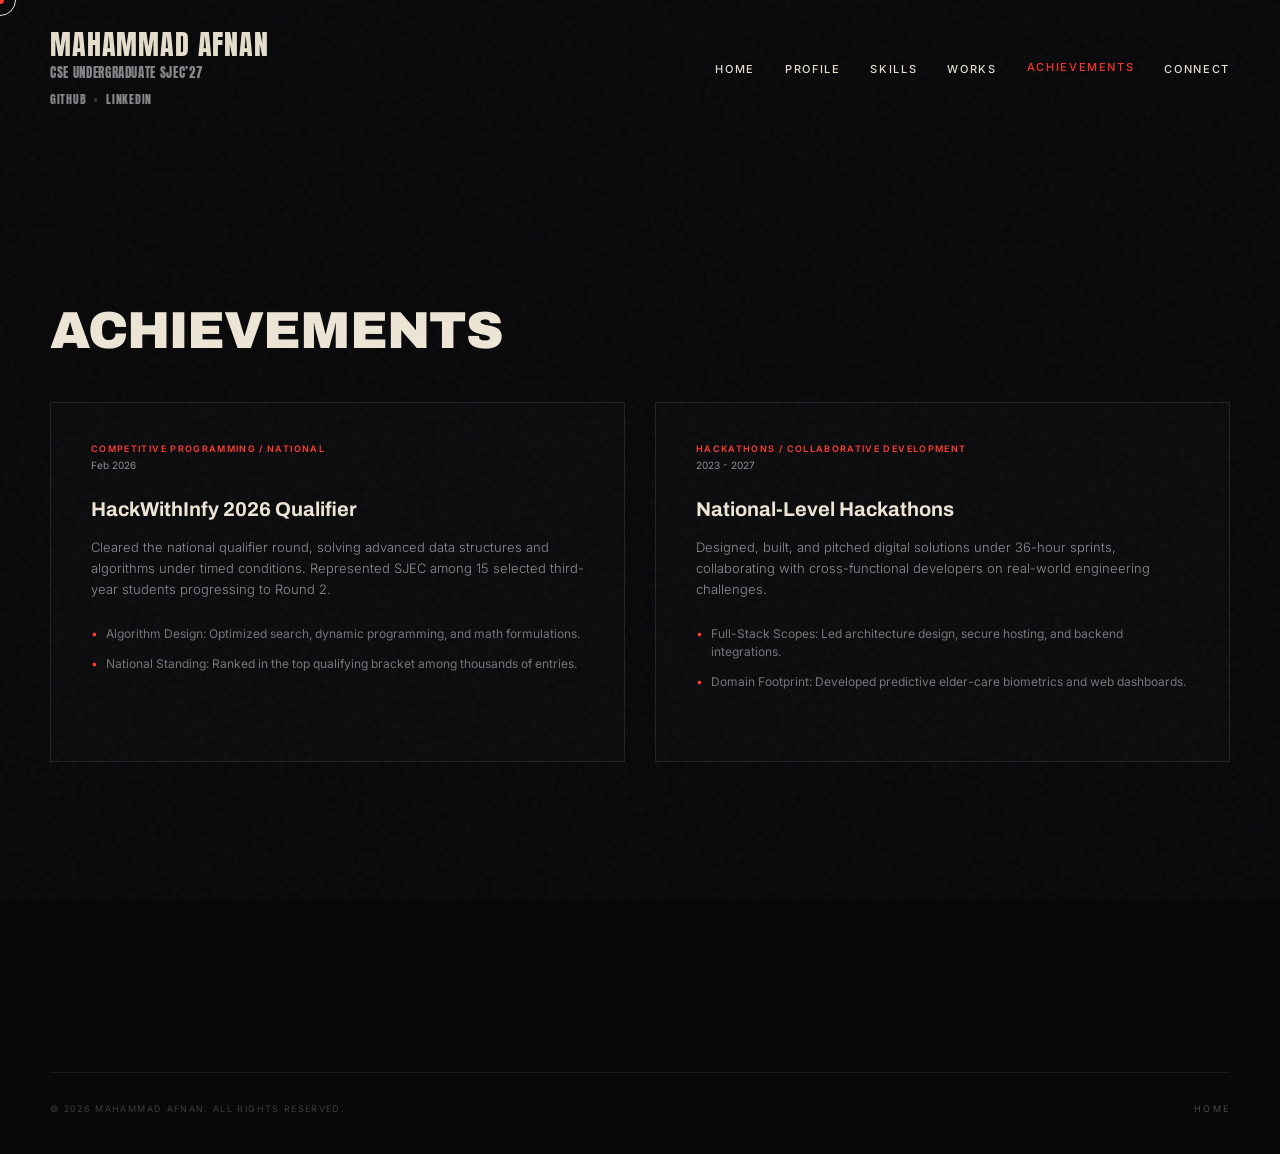
<file: achievements.html>
<!DOCTYPE html>
<html lang="en">
<head>
    <meta charset="UTF-8">
    <meta name="viewport" content="width=device-width, initial-scale=1.0">
    <title>Achievements — Mahammad Afnan</title>
    <meta name="description" content="Academic achievements, hackathon placements, and honors for Mahammad Afnan.">
    <link rel="stylesheet" href="style.css">
    <link rel="preconnect" href="https://fonts.googleapis.com">
    <link rel="preconnect" href="https://fonts.gstatic.com" crossorigin>
    <link href="https://fonts.googleapis.com/css2?family=Anton&family=Archivo:wght@700;800;900&family=Outfit:wght@300;400;500;700;900&family=Inter:wght@300;400;500;600;700;800&display=swap" rel="stylesheet">
    <script src="app.js" defer></script>
</head>
<body>
    <!-- Custom Cursor elements -->
    <div class="custom-cursor" id="custom-cursor" aria-hidden="true"></div>
    <div class="custom-cursor-ring" id="custom-cursor-ring" aria-hidden="true"></div>

    <!-- Noise Overlay -->
    <div class="noise-overlay" aria-hidden="true"></div>

    <!-- Header -->
    <header class="header">
        <div class="header-logo">
            <a href="index.html" class="logo-link" style="text-decoration: none;">
                <span class="logo-name">MAHAMMAD AFNAN</span>
            </a>
            <span class="logo-sub">CSE Undergraduate SJEC’27</span>
            <div class="logo-socials">
                <a href="https://github.com/mahammadafnan" target="_blank" rel="noopener noreferrer" class="logo-social-link">github</a>
                <span class="social-dot">•</span>
                <a href="https://www.linkedin.com/in/mahammad-afnan/" target="_blank" rel="noopener noreferrer" class="logo-social-link">linkedin</a>
            </div>
        </div>
        <nav class="nav">
            <a href="index.html" class="nav-link">Home</a>
            <a href="index.html#about" class="nav-link">Profile</a>
            <a href="skills.html" class="nav-link">Skills</a>
            <a href="projects.html" class="nav-link">Works</a>
            <a href="achievements.html" class="nav-link active-nav">Achievements</a>
            <a href="index.html#contact" class="nav-link">Connect</a>
        </nav>
    </header>

    <main style="padding-top: 150px; min-height: calc(100vh - 120px);">
        <!-- Achievements Section -->
        <section class="projects-section" style="border-top: none; background-color: var(--bg-color);">
            <div class="section-container">
                <div class="section-header animate-reveal active">
                    <h1 class="section-title" style="font-size: 52px;">Achievements</h1>
                </div>

                <!-- Achievements Grid (matching Projects style) -->
                <div class="projects-grid animate-reveal active" style="margin-top: 40px; grid-template-columns: repeat(auto-fit, minmax(350px, 1fr));">
                    <!-- Achievement 1 -->
                    <div class="project-card">
                        <div class="project-card-header">
                            <div class="project-meta">
                                <span class="project-type">Competitive Programming / National</span>
                                <span class="project-date">Feb 2026</span>
                            </div>
                        </div>
                        <h3 class="project-title">HackWithInfy 2026 Qualifier</h3>
                        <p class="project-description">
                            Cleared the national qualifier round, solving advanced data structures and algorithms under timed conditions. Represented SJEC among 15 selected third-year students progressing to Round 2.
                        </p>
                        <div class="project-highlights">
                            <div class="highlight-item">Algorithm Design: Optimized search, dynamic programming, and math formulations.</div>
                            <div class="highlight-item">National Standing: Ranked in the top qualifying bracket among thousands of entries.</div>
                        </div>
                    </div>

                    <!-- Achievement 2 -->
                    <div class="project-card">
                        <div class="project-card-header">
                            <div class="project-meta">
                                <span class="project-type">Hackathons / Collaborative Development</span>
                                <span class="project-date">2023 - 2027</span>
                            </div>
                        </div>
                        <h3 class="project-title">National-Level Hackathons</h3>
                        <p class="project-description">
                            Designed, built, and pitched digital solutions under 36-hour sprints, collaborating with cross-functional developers on real-world engineering challenges.
                        </p>
                        <div class="project-highlights">
                            <div class="highlight-item">Full-Stack Scopes: Led architecture design, secure hosting, and backend integrations.</div>
                            <div class="highlight-item">Domain Footprint: Developed predictive elder-care biometrics and web dashboards.</div>
                        </div>
                    </div>
                </div>
            </div>
        </section>
    </main>

    <!-- Footer -->
    <footer class="footer" style="padding: 40px 50px; background-color: var(--bg-color);">
        <div class="footer-divider" style="margin-bottom: 30px;"></div>
        <div class="footer-row">
            <span class="footer-copy">&copy; 2026 Mahammad Afnan. All Rights Reserved.</span>
            <a href="index.html" class="back-to-top-btn">Home</a>
        </div>
    </footer>
</body>
</html>
</file>
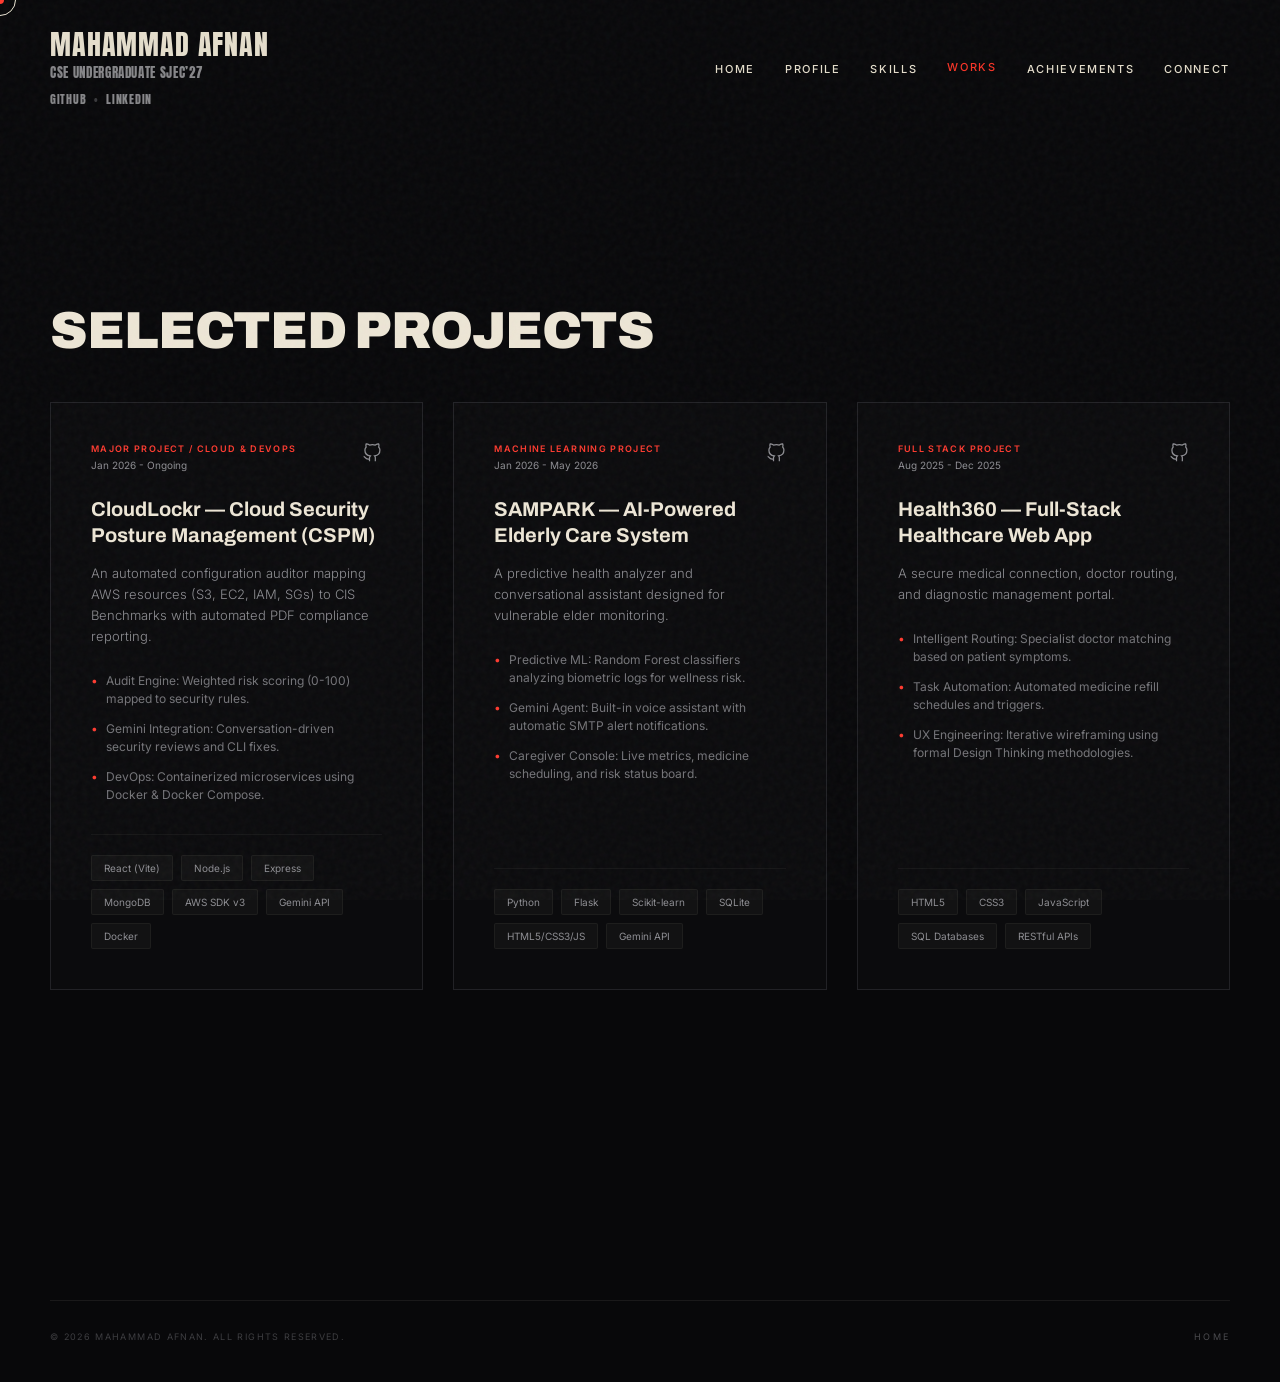
<file: projects.html>
<!DOCTYPE html>
<html lang="en">
<head>
    <meta charset="UTF-8">
    <meta name="viewport" content="width=device-width, initial-scale=1.0">
    <title>Works — Mahammad Afnan</title>
    <meta name="description" content="Selected software engineering projects, Cloud Security Posture Management, and ML systems developed by Mahammad Afnan.">
    <link rel="stylesheet" href="style.css">
    <link rel="preconnect" href="https://fonts.googleapis.com">
    <link rel="preconnect" href="https://fonts.gstatic.com" crossorigin>
    <link href="https://fonts.googleapis.com/css2?family=Anton&family=Archivo:wght@700;800;900&family=Outfit:wght@300;400;500;700;900&family=Inter:wght@300;400;500;600;700;800&display=swap" rel="stylesheet">
    <script src="app.js" defer></script>
</head>
<body>
    <!-- Custom Cursor elements -->
    <div class="custom-cursor" id="custom-cursor" aria-hidden="true"></div>
    <div class="custom-cursor-ring" id="custom-cursor-ring" aria-hidden="true"></div>

    <!-- Noise Overlay -->
    <div class="noise-overlay" aria-hidden="true"></div>

    <!-- Header -->
    <header class="header">
        <div class="header-logo">
            <a href="index.html" class="logo-link" style="text-decoration: none;">
                <span class="logo-name">MAHAMMAD AFNAN</span>
            </a>
            <span class="logo-sub">CSE Undergraduate SJEC’27</span>
            <div class="logo-socials">
                <a href="https://github.com/mahammadafnan" target="_blank" rel="noopener noreferrer" class="logo-social-link">github</a>
                <span class="social-dot">•</span>
                <a href="https://www.linkedin.com/in/mahammad-afnan/" target="_blank" rel="noopener noreferrer" class="logo-social-link">linkedin</a>
            </div>
        </div>
        <nav class="nav">
            <a href="index.html" class="nav-link">Home</a>
            <a href="index.html#about" class="nav-link">Profile</a>
            <a href="skills.html" class="nav-link">Skills</a>
            <a href="projects.html" class="nav-link active-nav">Works</a>
            <a href="achievements.html" class="nav-link">Achievements</a>
            <a href="index.html#contact" class="nav-link">Connect</a>
        </nav>
    </header>

    <main style="padding-top: 150px; min-height: calc(100vh - 120px);">
        <!-- Projects Section -->
        <section class="projects-section" style="border-top: none; background-color: var(--bg-color);">
            <div class="section-container">
                <div class="section-header animate-reveal active">

                    <h1 class="section-title" style="font-size: 52px;">Selected Projects</h1>
                </div>

                <!-- Works Grid -->
                <div class="projects-grid animate-reveal active" style="margin-top: 40px;">
                    <!-- Project 1 -->
                    <div class="project-card">
                        <div class="project-card-header">
                            <div class="project-meta">
                                <span class="project-type">Major Project / Cloud & Devops</span>
                                <span class="project-date">Jan 2026 - Ongoing</span>
                            </div>
                            <a href="https://github.com/mahammadafnan" target="_blank" rel="noopener noreferrer" class="project-github-link" aria-label="GitHub Repository">
                                <svg class="github-icon" viewBox="0 0 24 24" fill="none" stroke="currentColor" stroke-width="1.5">
                                    <path d="M9 19c-5 1.5-5-2.5-7-3m14 6v-3.87a3.37 3.37 0 0 0-.94-2.61c3.14-.35 6.44-1.54 6.44-7A5.44 5.44 0 0 0 20 4.77 5.07 5.07 0 0 0 19.91 1S18.73.65 16 2.48a13.38 13.38 0 0 0-7 0C6.27.65 5.09 1 5.09 1A5.07 5.07 0 0 0 5 4.77a5.44 5.44 0 0 0-1.5 3.78c0 5.42 3.3 6.61 6.44 7A3.37 3.37 0 0 0 9 18.13V22"></path>
                                </svg>
                            </a>
                        </div>
                        <h3 class="project-title">CloudLockr — Cloud Security Posture Management (CSPM)</h3>
                        <p class="project-description">
                            An automated configuration auditor mapping AWS resources (S3, EC2, IAM, SGs) to CIS Benchmarks with automated PDF compliance reporting.
                        </p>
                        <div class="project-highlights">
                            <div class="highlight-item">Audit Engine: Weighted risk scoring (0-100) mapped to security rules.</div>
                            <div class="highlight-item">Gemini Integration: Conversation-driven security reviews and CLI fixes.</div>
                            <div class="highlight-item">DevOps: Containerized microservices using Docker & Docker Compose.</div>
                        </div>
                        <div class="project-tech-tags">
                            <span class="tech-tag">React (Vite)</span>
                            <span class="tech-tag">Node.js</span>
                            <span class="tech-tag">Express</span>
                            <span class="tech-tag">MongoDB</span>
                            <span class="tech-tag">AWS SDK v3</span>
                            <span class="tech-tag">Gemini API</span>
                            <span class="tech-tag">Docker</span>
                        </div>
                    </div>

                    <!-- Project 2 -->
                    <div class="project-card">
                        <div class="project-card-header">
                            <div class="project-meta">
                                <span class="project-type">Machine Learning Project</span>
                                <span class="project-date">Jan 2026 - May 2026</span>
                            </div>
                            <a href="https://github.com/mahammadafnan" target="_blank" rel="noopener noreferrer" class="project-github-link" aria-label="GitHub Repository">
                                <svg class="github-icon" viewBox="0 0 24 24" fill="none" stroke="currentColor" stroke-width="1.5">
                                    <path d="M9 19c-5 1.5-5-2.5-7-3m14 6v-3.87a3.37 3.37 0 0 0-.94-2.61c3.14-.35 6.44-1.54 6.44-7A5.44 5.44 0 0 0 20 4.77 5.07 5.07 0 0 0 19.91 1S18.73.65 16 2.48a13.38 13.38 0 0 0-7 0C6.27.65 5.09 1 5.09 1A5.07 5.07 0 0 0 5 4.77a5.44 5.44 0 0 0-1.5 3.78c0 5.42 3.3 6.61 6.44 7A3.37 3.37 0 0 0 9 18.13V22"></path>
                                </svg>
                            </a>
                        </div>
                        <h3 class="project-title">SAMPARK — AI-Powered Elderly Care System</h3>
                        <p class="project-description">
                            A predictive health analyzer and conversational assistant designed for vulnerable elder monitoring.
                        </p>
                        <div class="project-highlights">
                            <div class="highlight-item">Predictive ML: Random Forest classifiers analyzing biometric logs for wellness risk.</div>
                            <div class="highlight-item">Gemini Agent: Built-in voice assistant with automatic SMTP alert notifications.</div>
                            <div class="highlight-item">Caregiver Console: Live metrics, medicine scheduling, and risk status board.</div>
                        </div>
                        <div class="project-tech-tags">
                            <span class="tech-tag">Python</span>
                            <span class="tech-tag">Flask</span>
                            <span class="tech-tag">Scikit-learn</span>
                            <span class="tech-tag">SQLite</span>
                            <span class="tech-tag">HTML5/CSS3/JS</span>
                            <span class="tech-tag">Gemini API</span>
                        </div>
                    </div>

                    <!-- Project 3 -->
                    <div class="project-card">
                        <div class="project-card-header">
                            <div class="project-meta">
                                <span class="project-type">Full Stack Project</span>
                                <span class="project-date">Aug 2025 - Dec 2025</span>
                            </div>
                            <a href="https://github.com/mahammadafnan" target="_blank" rel="noopener noreferrer" class="project-github-link" aria-label="GitHub Repository">
                                <svg class="github-icon" viewBox="0 0 24 24" fill="none" stroke="currentColor" stroke-width="1.5">
                                    <path d="M9 19c-5 1.5-5-2.5-7-3m14 6v-3.87a3.37 3.37 0 0 0-.94-2.61c3.14-.35 6.44-1.54 6.44-7A5.44 5.44 0 0 0 20 4.77 5.07 5.07 0 0 0 19.91 1S18.73.65 16 2.48a13.38 13.38 0 0 0-7 0C6.27.65 5.09 1 5.09 1A5.07 5.07 0 0 0 5 4.77a5.44 5.44 0 0 0-1.5 3.78c0 5.42 3.3 6.61 6.44 7A3.37 3.37 0 0 0 9 18.13V22"></path>
                                </svg>
                            </a>
                        </div>
                        <h3 class="project-title">Health360 — Full-Stack Healthcare Web App</h3>
                        <p class="project-description">
                            A secure medical connection, doctor routing, and diagnostic management portal.
                        </p>
                        <div class="project-highlights">
                            <div class="highlight-item">Intelligent Routing: Specialist doctor matching based on patient symptoms.</div>
                            <div class="highlight-item">Task Automation: Automated medicine refill schedules and triggers.</div>
                            <div class="highlight-item">UX Engineering: Iterative wireframing using formal Design Thinking methodologies.</div>
                        </div>
                        <div class="project-tech-tags">
                            <span class="tech-tag">HTML5</span>
                            <span class="tech-tag">CSS3</span>
                            <span class="tech-tag">JavaScript</span>
                            <span class="tech-tag">SQL Databases</span>
                            <span class="tech-tag">RESTful APIs</span>
                        </div>
                    </div>
                </div>
            </div>
        </section>
    </main>

    <!-- Footer -->
    <footer class="footer" style="padding: 40px 50px; background-color: var(--bg-color);">
        <div class="footer-divider" style="margin-bottom: 30px;"></div>
        <div class="footer-row">
            <span class="footer-copy">&copy; 2026 Mahammad Afnan. All Rights Reserved.</span>
            <a href="index.html" class="back-to-top-btn">Home</a>
        </div>
    </footer>
</body>
</html>
</file>
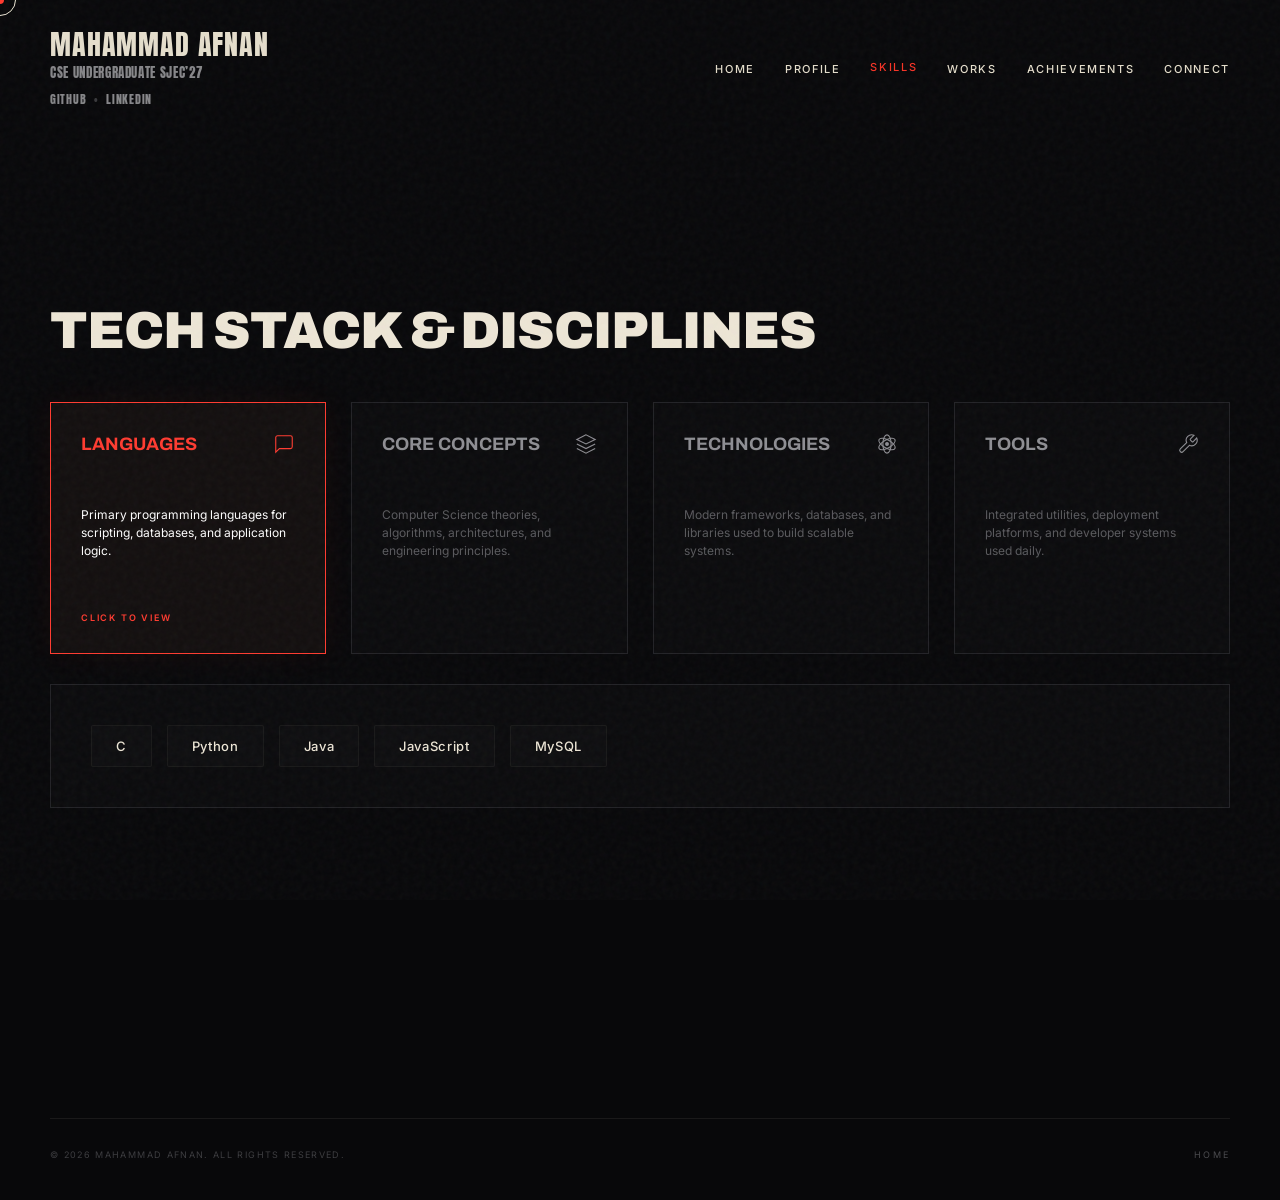
<file: skills.html>
<!DOCTYPE html>
<html lang="en">
<head>
    <meta charset="UTF-8">
    <meta name="viewport" content="width=device-width, initial-scale=1.0">
    <title>Skills — Mahammad Afnan</title>
    <meta name="description" content="Technical skills, languages, core concepts, technologies, and developer tools of Mahammad Afnan.">
    <link rel="stylesheet" href="style.css">
    <link rel="preconnect" href="https://fonts.googleapis.com">
    <link rel="preconnect" href="https://fonts.gstatic.com" crossorigin>
    <link href="https://fonts.googleapis.com/css2?family=Anton&family=Archivo:wght@700;800;900&family=Outfit:wght@300;400;500;700;900&family=Inter:wght@300;400;500;600;700;800&display=swap" rel="stylesheet">
    <script src="app.js" defer></script>
</head>
<body>
    <!-- Custom Cursor elements -->
    <div class="custom-cursor" id="custom-cursor" aria-hidden="true"></div>
    <div class="custom-cursor-ring" id="custom-cursor-ring" aria-hidden="true"></div>

    <!-- Noise Overlay -->
    <div class="noise-overlay" aria-hidden="true"></div>

    <!-- Header -->
    <header class="header">
        <div class="header-logo">
            <a href="index.html" class="logo-link" style="text-decoration: none;">
                <span class="logo-name">MAHAMMAD AFNAN</span>
            </a>
            <span class="logo-sub">CSE Undergraduate SJEC’27</span>
            <div class="logo-socials">
                <a href="https://github.com/mahammadafnan" target="_blank" rel="noopener noreferrer" class="logo-social-link">github</a>
                <span class="social-dot">•</span>
                <a href="https://www.linkedin.com/in/mahammad-afnan/" target="_blank" rel="noopener noreferrer" class="logo-social-link">linkedin</a>
            </div>
        </div>
        <nav class="nav">
            <a href="index.html" class="nav-link">Home</a>
            <a href="index.html#about" class="nav-link">Profile</a>
            <a href="skills.html" class="nav-link active-nav">Skills</a>
            <a href="projects.html" class="nav-link">Works</a>
            <a href="achievements.html" class="nav-link">Achievements</a>
            <a href="index.html#contact" class="nav-link">Connect</a>
        </nav>
    </header>

    <main style="padding-top: 150px; min-height: calc(100vh - 120px);">
        <!-- Skills Section -->
        <section class="skills-section" style="border-top: none;">
            <div class="section-container">
                <div class="section-header animate-reveal active">

                    <h1 class="section-title" style="font-size: 52px;">Tech Stack & Disciplines</h1>
                </div>

                <!-- Category Box Grid -->
                <div class="skills-category-grid animate-reveal active" style="margin-top: 40px;">
                    <!-- Languages Box -->
                    <div class="skill-category-box active-box" data-category="languages">
                        <div class="box-top-border"></div>
                        <div class="box-header">
                            <span class="box-title">Languages</span>
                            <svg class="box-icon" viewBox="0 0 24 24" fill="none" stroke="currentColor" stroke-width="1.2">
                                <path d="M21 15a2 2 0 0 1-2 2H7l-4 4V5a2 2 0 0 1 2-2h14a2 2 0 0 1 2 2z"></path>
                            </svg>
                        </div>
                        <p class="box-desc">Primary programming languages for scripting, databases, and application logic.</p>
                        <span class="box-action-indicator">Click to view</span>
                    </div>

                    <!-- Core Concepts Box -->
                    <div class="skill-category-box" data-category="concepts">
                        <div class="box-top-border"></div>
                        <div class="box-header">
                            <span class="box-title">Core Concepts</span>
                            <svg class="box-icon" viewBox="0 0 24 24" fill="none" stroke="currentColor" stroke-width="1.2">
                                <path d="M12 2L2 7l10 5 10-5-10-5z"></path>
                                <path d="M2 17l10 5 10-5"></path>
                                <path d="M2 12l10 5 10-5"></path>
                            </svg>
                        </div>
                        <p class="box-desc">Computer Science theories, algorithms, architectures, and engineering principles.</p>
                        <span class="box-action-indicator">Click to view</span>
                    </div>

                    <!-- Technologies/Frameworks Box -->
                    <div class="skill-category-box" data-category="technologies">
                        <div class="box-top-border"></div>
                        <div class="box-header">
                            <span class="box-title">Technologies</span>
                            <svg class="box-icon" viewBox="0 0 24 24" fill="none" stroke="currentColor" stroke-width="1.2">
                                <ellipse cx="12" cy="12" rx="10" ry="4.5" transform="rotate(30 12 12)"></ellipse>
                                <ellipse cx="12" cy="12" rx="10" ry="4.5" transform="rotate(90 12 12)"></ellipse>
                                <ellipse cx="12" cy="12" rx="10" ry="4.5" transform="rotate(150 12 12)"></ellipse>
                                <circle cx="12" cy="12" r="1.5" fill="currentColor"></circle>
                            </svg>
                        </div>
                        <p class="box-desc">Modern frameworks, databases, and libraries used to build scalable systems.</p>
                        <span class="box-action-indicator">Click to view</span>
                    </div>

                    <!-- Tools Box -->
                    <div class="skill-category-box" data-category="tools">
                        <div class="box-top-border"></div>
                        <div class="box-header">
                            <span class="box-title">Tools</span>
                            <svg class="box-icon" viewBox="0 0 24 24" fill="none" stroke="currentColor" stroke-width="1.2">
                                <path d="M14.7 6.3a1 1 0 0 0 0 1.4l1.6 1.6a1 1 0 0 0 1.4 0l3.77-3.77a6 6 0 0 1-7.94 7.94l-6.91 6.91a2.12 2.12 0 0 1-3-3l6.91-6.91a6 6 0 0 1 7.94-7.94l-3.76 3.76z"></path>
                            </svg>
                        </div>
                        <p class="box-desc">Integrated utilities, deployment platforms, and developer systems used daily.</p>
                        <span class="box-action-indicator">Click to view</span>
                    </div>
                </div>

                <!-- Expanded Skill Sub-items Panel (Interactive Drawer) -->
                <div class="skills-detail-tray active-tray animate-reveal active" id="skills-tray" style="margin-top: 30px;">
                    <!-- Default initial items (Languages) -->
                    <div class="skill-chip">C</div>
                    <div class="skill-chip">Python</div>
                    <div class="skill-chip">Java</div>
                    <div class="skill-chip">JavaScript</div>
                    <div class="skill-chip">MySQL</div>
                </div>
            </div>
        </section>
    </main>

    <!-- Footer -->
    <footer class="footer" style="padding: 40px 50px; background-color: var(--bg-color);">
        <div class="footer-divider" style="margin-bottom: 30px;"></div>
        <div class="footer-row">
            <span class="footer-copy">&copy; 2026 Mahammad Afnan. All Rights Reserved.</span>
            <a href="index.html" class="back-to-top-btn">Home</a>
        </div>
    </footer>
</body>
</html>
</file>
<file: style.css>
/* Custom properties for theme tokens */
:root {
    --bg-color: #08080a;
    --container-bg: #101013;
    --border-color: #222226;
    --accent-crimson: #ff3b30;
    --accent-crimson-glow: rgba(255, 59, 48, 0.15);
    --accent-sand: #ede6d6;
    --text-white: #ffffff;
    --text-muted: #8e8e93;
    
    --font-sans: "Inter", -apple-system, BlinkMacSystemFont, "Segoe UI", Roboto, sans-serif;
    --font-display: "Archivo", "Outfit", -apple-system, sans-serif;
    
    --cursor-size: 8px;
    --cursor-ring-size: 32px;
}

/* Base Styles */
* {
    box-sizing: border-box;
    margin: 0;
    padding: 0;
}

html {
    scroll-behavior: smooth;
    background-color: var(--bg-color);
    color: var(--text-white);
    font-family: var(--font-sans);
    overflow-x: hidden;
}

body {
    min-height: 100vh;
    display: flex;
    flex-direction: column;
    overflow-x: hidden;
    position: relative;
    -webkit-font-smoothing: antialiased;
}

/* Custom selection highlight */
::selection {
    background-color: var(--accent-crimson);
    color: var(--text-white);
}

/* Subtle Film Grain Noise Overlay */
.noise-overlay {
    position: fixed;
    top: 0;
    left: 0;
    width: 100vw;
    height: 100vh;
    z-index: 9999;
    pointer-events: none;
    opacity: 0.04;
    background-image: url("data:image/svg+xml,%3Csvg viewBox='0 0 200 200' xmlns='http://www.w3.org/2000/svg'%3E%3Cfilter id='noiseFilter'%3E%3CfeTurbulence type='fractalNoise' baseFrequency='0.8' numOctaves='3' stitchTiles='stitch'/%3E%3C/filter%3E%3Crect width='100%25' height='100%25' filter='url(%23noiseFilter)'/%3E%3C/svg%3E");
}

/* Custom cursor */
.custom-cursor {
    width: var(--cursor-size);
    height: var(--cursor-size);
    background-color: var(--accent-crimson);
    border-radius: 50%;
    position: fixed;
    transform: translate(-50%, -50%);
    pointer-events: none;
    z-index: 10000;
    transition: width 0.2s, height 0.2s, background-color 0.2s;
}

.custom-cursor-ring {
    width: var(--cursor-ring-size);
    height: var(--cursor-ring-size);
    border: 1px solid var(--accent-sand);
    border-radius: 50%;
    position: fixed;
    transform: translate(-50%, -50%);
    pointer-events: none;
    z-index: 9999;
    transition: transform 0.08s ease-out, width 0.3s, height 0.3s, border-color 0.3s;
}

/* Hover state for custom cursor */
.custom-cursor.hovered {
    width: 24px;
    height: 24px;
    background-color: rgba(255, 59, 48, 0.2);
}

.custom-cursor-ring.hovered {
    width: 48px;
    height: 48px;
    border-color: var(--accent-crimson);
    background-color: rgba(255, 59, 48, 0.05);
}

/* Top Header */
.header {
    width: 100%;
    padding: 30px 50px;
    display: flex;
    justify-content: space-between;
    align-items: center;
    position: fixed;
    top: 0;
    left: 0;
    z-index: 1000;
    mix-blend-mode: difference;
}

.header-logo {
    display: flex;
    flex-direction: column;
    transition: all 1.4s cubic-bezier(0.16, 1, 0.3, 1), opacity 0.4s cubic-bezier(0.16, 1, 0.3, 1), transform 0.4s cubic-bezier(0.16, 1, 0.3, 1);
}

.header-logo.scrolled {
    opacity: 0;
    transform: translateY(-8px);
    pointer-events: none;
}

.logo-name {
    font-family: 'Anton', var(--font-display), sans-serif;
    font-weight: 400;
    font-size: 28px;
    letter-spacing: 0.03em;
    color: var(--accent-sand);
    line-height: 1.05;
    transition: all 1.4s cubic-bezier(0.16, 1, 0.3, 1);
    display: flex;
    overflow: hidden;
}

.logo-sub {
    font-family: 'Anton', var(--font-display), sans-serif;
    font-size: 13px;
    letter-spacing: 0.05em;
    color: var(--text-muted);
    margin-top: 4px;
    text-transform: uppercase;
    transition: opacity 0.8s cubic-bezier(0.16, 1, 0.3, 1) 0.6s, transform 0.8s cubic-bezier(0.16, 1, 0.3, 1) 0.6s;
}

.logo-socials {
    display: flex;
    align-items: center;
    gap: 8px;
    margin-top: 8px;
    transition: opacity 0.8s cubic-bezier(0.16, 1, 0.3, 1) 0.7s, transform 0.8s cubic-bezier(0.16, 1, 0.3, 1) 0.7s;
}

.logo-social-link {
    font-family: 'Anton', var(--font-display), sans-serif;
    font-size: 12px;
    text-transform: uppercase;
    letter-spacing: 0.06em;
    color: var(--text-muted);
    text-decoration: none;
    transition: color 0.3s;
}

.logo-social-link:hover {
    color: var(--accent-crimson);
}

.social-dot {
    font-family: 'Anton', var(--font-display), sans-serif;
    color: rgba(142, 142, 147, 0.4);
    font-size: 10px;
}

.nav {
    display: flex;
    gap: 30px;
    transition: opacity 0.8s cubic-bezier(0.16, 1, 0.3, 1) 0.8s, transform 0.8s cubic-bezier(0.16, 1, 0.3, 1) 0.8s;
}

.nav-link {
    font-size: 11px;
    text-transform: uppercase;
    letter-spacing: 0.15em;
    text-decoration: none;
    color: var(--accent-sand);
    font-weight: 500;
    transition: color 0.3s, transform 0.3s;
}

.nav-link:hover,
.nav-link.active-nav {
    color: var(--accent-crimson);
    transform: translateY(-2px);
}

/* Global Layout Containers */
.section-container {
    max-width: 1200px;
    width: 100%;
    margin: 0 auto;
    position: relative;
    z-index: 10;
}

.grid-2 {
    display: grid;
    grid-template-columns: 1.1fr 0.9fr;
    gap: 80px;
    align-items: center;
}

/* Scroll indicator bouncy animation */
@keyframes scrollBounce {
    0%, 100% {
        transform: translateY(0);
        opacity: 0.3;
    }
    50% {
        transform: translateY(12px);
        opacity: 1;
    }
}

/* Scroll reveal typography setup */
.animate-reveal {
    opacity: 0;
    transform: translateY(30px);
    transition: opacity 1s cubic-bezier(0.16, 1, 0.3, 1), transform 1s cubic-bezier(0.16, 1, 0.3, 1);
}

.animate-reveal.active {
    opacity: 1;
    transform: translateY(0);
}

/* Section Title details */
.section-num {
    font-size: 11px;
    text-transform: uppercase;
    letter-spacing: 0.25em;
    color: var(--accent-crimson);
    margin-bottom: 20px;
    display: block;
    font-weight: 600;
}

.section-title {
    font-family: var(--font-display);
    font-weight: 900;
    font-size: 38px;
    text-transform: uppercase;
    letter-spacing: -0.02em;
    line-height: 1.2;
    color: var(--accent-sand);
    margin-bottom: 25px;
}

.about-section .section-title {
    font-family: var(--font-sans);
    font-weight: 700;
    text-transform: uppercase;
    letter-spacing: -0.02em;
}

.section-desc {
    font-size: 15px;
    line-height: 1.7;
    color: var(--text-muted);
    margin-bottom: 20px;
    font-weight: 300;
}

/* ------------------- HERO SECTION ------------------- */
.hero-section {
    width: 100%;
    height: 100vh;
    position: relative;
    display: flex;
    justify-content: center;
    align-items: center;
    background-image: linear-gradient(to bottom, rgba(8, 8, 10, 0.35) 0%, rgba(8, 8, 10, 0.8) 100%), url('assets/hero_bg.jpg');
    background-size: cover;
    background-position: center;
    overflow: hidden;
}

/* Typography overlay logic */
.hero-bg-text-container {
    position: absolute;
    top: 0;
    left: 0;
    width: 100%;
    height: 100%;
    display: flex;
    justify-content: center;
    align-items: center;
    text-align: center;
    z-index: 0;
}

.hero-bg-text {
    font-family: 'Anton', var(--font-display), sans-serif;
    font-weight: 900;
    font-size: 17vw;
    text-transform: uppercase;
    letter-spacing: -0.02em;
    line-height: 1;
    color: var(--accent-crimson);
}

/* Hero Bottom Metadata Row (matching 2nd Reference Image) */
.hero-metadata-container {
    position: absolute;
    bottom: 50px;
    left: 50px;
    right: 50px;
    z-index: 30;
    display: flex;
    justify-content: space-between;
    align-items: flex-end;
    font-size: 11px;
    color: var(--text-muted);
}

.hero-metadata-desc {
    max-width: 350px;
    line-height: 1.6;
    font-family: var(--font-sans);
    color: rgba(142, 142, 147, 0.85);
}

.hero-metadata-links {
    display: flex;
    flex-direction: column;
    gap: 6px;
}

.hero-metadata-link {
    color: var(--text-muted);
    text-decoration: underline;
    text-underline-offset: 4px;
    text-decoration-color: rgba(142, 142, 147, 0.2);
    transition: color 0.3s, text-decoration-color 0.3s;
}

.hero-metadata-link:hover {
    color: var(--text-white);
    text-decoration-color: var(--text-white);
}

.hero-metadata-location {
    text-align: right;
    color: var(--accent-sand);
    font-weight: 500;
    letter-spacing: 0.05em;
}

/* Middle Layer Image Wrapper */
.hero-image-wrapper {
    position: absolute;
    top: 50%;
    left: 50%;
    transform: translate(-50%, -50%);
    z-index: 10;
    width: 36vw;
    max-width: 440px;
    min-width: 280px;
    aspect-ratio: 3/4;
    border-radius: 8px;
    overflow: hidden;
    display: flex;
    justify-content: center;
    align-items: center;
}

.hero-profile-image {
    width: 100%;
    height: 100%;
    object-fit: cover;
    -webkit-mask-image: linear-gradient(to bottom, rgba(0, 0, 0, 1) 90%, rgba(0, 0, 0, 0) 100%);
    mask-image: linear-gradient(to bottom, rgba(0, 0, 0, 1) 90%, rgba(0, 0, 0, 0) 100%);
}

.hero-crimson-glow {
    position: absolute;
    width: 110%;
    height: 110%;
    background-radial: radial-gradient(circle, var(--accent-crimson) 0%, transparent 70%);
    opacity: 0.15;
    z-index: -1;
}

/* Scroll Indicator */
.scroll-indicator {
    position: absolute;
    bottom: 40px;
    display: flex;
    flex-direction: column;
    align-items: center;
    gap: 12px;
    z-index: 30;
}

.scroll-text {
    font-size: 9px;
    text-transform: uppercase;
    letter-spacing: 0.25em;
    color: var(--text-muted);
}

.scroll-line-container {
    width: 1px;
    height: 40px;
    background-color: rgba(142, 142, 147, 0.2);
    position: relative;
    overflow: hidden;
}

.scroll-line {
    width: 100%;
    height: 15px;
    background-color: var(--accent-sand);
    position: absolute;
    top: 0;
    left: 0;
    animation: scrollBounce 2s infinite ease-in-out;
}

/* ------------------- ABOUT SECTION ------------------- */
.about-section {
    width: 100%;
    padding: 150px 50px;
    position: relative;
    background-color: #0b0b0d;
    border-top: 1px solid var(--border-color);
    overflow: hidden;
}

.about-glow {
    position: absolute;
    top: 0;
    left: 15%;
    width: 500px;
    height: 500px;
    border-radius: 50%;
    background-color: var(--accent-crimson);
    filter: blur(150px);
    opacity: 0.05;
    pointer-events: none;
}

.stats-row {
    display: grid;
    grid-template-columns: repeat(3, 1fr);
    gap: 20px;
    margin-top: 40px;
    padding-top: 30px;
    border-top: 1px solid rgba(237, 230, 214, 0.1);
}

.stat-card {
    display: flex;
    flex-direction: column;
}

.stat-num {
    font-family: var(--font-display);
    font-size: 32px;
    font-weight: 900;
    color: var(--accent-sand);
}

.stat-label {
    font-size: 9px;
    text-transform: uppercase;
    letter-spacing: 0.15em;
    color: var(--text-muted);
    margin-top: 5px;
}

/* 3D Visualizer Canvas Container */
.about-visualizer {
    display: flex;
    flex-direction: column;
    align-items: center;
    position: relative;
    width: 100%;
}

.threejs-canvas-wrapper {
    width: 100%;
    height: 400px;
    display: flex;
    justify-content: center;
    align-items: center;
    cursor: grab;
}

.threejs-canvas-wrapper:active {
    cursor: grabbing;
}

.canvas-glow {
    position: absolute;
    width: 300px;
    height: 300px;
    background-color: var(--accent-crimson);
    filter: blur(100px);
    opacity: 0.08;
    pointer-events: none;
    border-radius: 50%;
}

.globe-telemetry {
    position: absolute;
    bottom: 45px;
    left: 20px;
    background-color: rgba(8, 8, 10, 0.75);
    backdrop-filter: blur(8px);
    -webkit-backdrop-filter: blur(8px);
    border: 1px solid rgba(237, 230, 214, 0.08);
    border-left: 2px solid var(--accent-crimson);
    padding: 10px 14px;
    border-radius: 4px;
    display: flex;
    flex-direction: column;
    gap: 5px;
    pointer-events: none;
    z-index: 20;
    user-select: none;
    transition: opacity 0.3s;
}

.telemetry-item {
    display: flex;
    flex-direction: column;
    gap: 2px;
}

.telemetry-label {
    font-size: 8px;
    letter-spacing: 0.1em;
    color: var(--accent-crimson);
    font-weight: 600;
}

.telemetry-val {
    font-size: 11px;
    letter-spacing: 0.05em;
    font-weight: 600;
    color: var(--accent-sand);
    font-family: var(--font-sans);
}

.visualizer-caption {
    font-size: 9px;
    text-transform: uppercase;
    letter-spacing: 0.25em;
    color: rgba(142, 142, 147, 0.5);
    margin-top: 15px;
    user-select: none;
}

/* ------------------- SKILLS SECTION ------------------- */
.skills-section {
    width: 100%;
    padding: 150px 50px;
    background-color: var(--bg-color);
    border-top: 1px solid var(--border-color);
}

.skills-category-grid {
    display: grid;
    grid-template-columns: repeat(4, 1fr);
    gap: 25px;
    margin-top: 60px;
}

/* Category card box base style */
.skill-category-box {
    background-color: rgba(17, 17, 19, 0.4);
    border: 1px solid var(--border-color);
    padding: 30px;
    aspect-ratio: 1.1 / 1;
    display: flex;
    flex-direction: column;
    justify-content: space-between;
    position: relative;
    overflow: hidden;
    cursor: pointer;
    transition: all 0.4s cubic-bezier(0.16, 1, 0.3, 1);
}

.box-top-border {
    position: absolute;
    top: 0;
    left: 0;
    width: 100%;
    height: 1px;
    background: linear-gradient(90deg, transparent, rgba(237, 230, 214, 0.15), transparent);
    opacity: 0;
    transition: opacity 0.4s;
}

.box-header {
    display: flex;
    justify-content: space-between;
    align-items: center;
}

.box-title {
    font-family: var(--font-display);
    font-weight: 700;
    font-size: 18px;
    text-transform: uppercase;
    color: var(--text-muted);
    transition: color 0.3s;
}

.box-icon {
    width: 22px;
    height: 22px;
    color: var(--text-muted);
    transition: color 0.3s, transform 0.3s;
}

.box-desc {
    font-size: 12px;
    line-height: 1.5;
    color: rgba(142, 142, 147, 0.6);
    margin: 20px 0;
    transition: color 0.3s;
}

.box-action-indicator {
    font-size: 9px;
    text-transform: uppercase;
    letter-spacing: 0.2em;
    color: rgba(255, 59, 48, 0.6);
    font-weight: 600;
    opacity: 0;
    transform: translateY(5px);
    transition: opacity 0.3s, transform 0.3s;
}

/* Hover state on box cards */
.skill-category-box:hover {
    border-color: rgba(237, 230, 214, 0.4);
    background-color: rgba(17, 17, 19, 0.8);
    transform: translateY(-5px);
}

.skill-category-box:hover .box-top-border {
    opacity: 1;
}

.skill-category-box:hover .box-title {
    color: var(--accent-sand);
}

.skill-category-box:hover .box-icon {
    color: var(--accent-sand);
    transform: rotate(5deg) scale(1.1);
}

.skill-category-box:hover .box-desc {
    color: var(--text-muted);
}

.skill-category-box:hover .box-action-indicator {
    opacity: 1;
    transform: translateY(0);
}

/* Active clicked box card state */
.skill-category-box.active-box {
    border-color: var(--accent-crimson);
    background-color: rgba(20, 16, 16, 0.9);
    box-shadow: 0 0 30px rgba(255, 59, 48, 0.05);
}

.skill-category-box.active-box .box-title,
.skill-category-box.active-box .box-icon {
    color: var(--accent-crimson);
}

.skill-category-box.active-box .box-desc {
    color: var(--text-white);
}

.skill-category-box.active-box .box-action-indicator {
    color: var(--accent-crimson);
    opacity: 1;
    transform: translateY(0);
}

/* Expandable Skills sub-items drawer panel */
.skills-detail-tray {
    width: 100%;
    margin-top: 40px;
    background-color: #0b0b0d;
    border: 1px solid var(--border-color);
    padding: 40px;
    display: flex;
    flex-wrap: wrap;
    gap: 15px;
    opacity: 0;
    transform: translateY(20px);
    transition: opacity 0.5s cubic-bezier(0.16, 1, 0.3, 1), transform 0.5s cubic-bezier(0.16, 1, 0.3, 1);
}

.skills-detail-tray.active-tray {
    opacity: 1;
    transform: translateY(0);
}

/* Chip/Badge tag styling */
.skill-chip {
    padding: 12px 24px;
    background-color: rgba(17, 17, 19, 0.6);
    border: 1px solid rgba(237, 230, 214, 0.05);
    font-size: 13px;
    font-weight: 500;
    letter-spacing: 0.05em;
    color: var(--accent-sand);
    border-radius: 2px;
    transition: all 0.3s;
    user-select: none;
}

.skill-chip:hover {
    border-color: var(--accent-crimson);
    background-color: rgba(255, 59, 48, 0.05);
    color: var(--text-white);
    transform: scale(1.05);
}

/* Staggered load effect on chips */
@keyframes chipFade {
    from {
        opacity: 0;
        transform: translateY(10px);
    }
    to {
        opacity: 1;
        transform: translateY(0);
    }
}

.skill-chip.animate-chip {
    animation: chipFade 0.4s forwards ease-out;
}

/* ------------------- PROJECTS SECTION ------------------- */
.projects-section {
    width: 100%;
    padding: 150px 50px;
    background-color: #0b0b0d;
    border-top: 1px solid var(--border-color);
}

.projects-grid {
    display: grid;
    grid-template-columns: repeat(3, 1fr);
    gap: 30px;
    margin-top: 60px;
}

.project-card {
    background-color: rgba(17, 17, 19, 0.4);
    border: 1px solid var(--border-color);
    padding: 40px;
    display: flex;
    flex-direction: column;
    transition: all 0.4s cubic-bezier(0.16, 1, 0.3, 1);
}

.project-card-header {
    display: flex;
    justify-content: space-between;
    align-items: flex-start;
    margin-bottom: 25px;
}

.project-meta {
    display: flex;
    flex-direction: column;
    gap: 5px;
}

.project-type {
    font-size: 9px;
    text-transform: uppercase;
    letter-spacing: 0.15em;
    color: var(--accent-crimson);
    font-weight: 600;
}

.project-date {
    font-size: 10px;
    color: var(--text-muted);
}

.project-github-link {
    color: var(--text-muted);
    transition: color 0.3s, transform 0.3s;
}

.project-github-link:hover {
    color: var(--accent-sand);
    transform: scale(1.15);
}

.github-icon {
    width: 20px;
    height: 20px;
}

.project-title {
    font-family: var(--font-display);
    font-weight: 700;
    font-size: 20px;
    color: var(--accent-sand);
    margin-bottom: 15px;
    line-height: 1.3;
}

.project-description {
    font-size: 13px;
    line-height: 1.6;
    color: var(--text-muted);
    margin-bottom: 25px;
    font-weight: 300;
}

.project-highlights {
    display: flex;
    flex-direction: column;
    gap: 12px;
    margin-bottom: 30px;
    flex-grow: 1;
}

.highlight-item {
    font-size: 12px;
    line-height: 1.5;
    color: rgba(142, 142, 147, 0.8);
    position: relative;
    padding-left: 15px;
}

.highlight-item::before {
    content: "•";
    position: absolute;
    left: 0;
    color: var(--accent-crimson);
}

.project-tech-tags {
    display: flex;
    flex-wrap: wrap;
    gap: 8px;
    padding-top: 20px;
    border-top: 1px solid rgba(237, 230, 214, 0.05);
}

.tech-tag {
    font-size: 10px;
    background-color: rgba(237, 230, 214, 0.03);
    border: 1px solid rgba(237, 230, 214, 0.05);
    padding: 6px 12px;
    color: var(--text-muted);
    border-radius: 2px;
    transition: all 0.3s;
}

.project-card:hover {
    border-color: rgba(237, 230, 214, 0.3);
    background-color: rgba(17, 17, 19, 0.8);
    transform: translateY(-8px);
}

.project-card:hover .tech-tag {
    border-color: rgba(237, 230, 214, 0.1);
    color: var(--accent-sand);
}

/* ------------------- CREDENTIALS SECTION ------------------- */
.credentials-section {
    width: 100%;
    padding: 150px 50px;
    background-color: var(--bg-color);
    border-top: 1px solid var(--border-color);
}

.credentials-block {
    display: flex;
    flex-direction: column;
    gap: 40px;
    max-width: 700px;
    margin: 0 auto;
}

.credential-header {
    font-family: var(--font-display);
    font-weight: 900;
    font-size: 24px;
    text-transform: uppercase;
    letter-spacing: -0.01em;
    color: var(--accent-sand);
    padding-bottom: 15px;
    border-bottom: 1px solid rgba(237, 230, 214, 0.1);
}

.credential-list {
    display: flex;
    flex-direction: column;
    gap: 30px;
}

.credential-item {
    display: flex;
    flex-direction: column;
    gap: 8px;
}

.credential-title {
    font-size: 16px;
    font-weight: 600;
    color: var(--text-white);
}

.credential-desc {
    font-size: 13px;
    line-height: 1.6;
    color: var(--text-muted);
    font-weight: 300;
}

.credential-item-row {
    display: flex;
    align-items: flex-start;
    gap: 15px;
}

.cert-bullet {
    width: 6px;
    height: 6px;
    background-color: var(--accent-crimson);
    border-radius: 50%;
    margin-top: 8px;
    flex-shrink: 0;
}

.cert-info {
    display: flex;
    flex-direction: column;
    gap: 4px;
}

.cert-name {
    font-size: 14px;
    font-weight: 600;
    color: var(--text-white);
}

.cert-org {
    font-size: 12px;
    color: var(--text-muted);
}

/* ------------------- CONTACT SECTION ------------------- */
.contact-section {
    width: 100%;
    padding: 150px 50px 50px;
    background-color: #0b0b0d;
    border-top: 1px solid var(--border-color);
    position: relative;
    overflow: hidden;
}

.contact-glow {
    position: absolute;
    bottom: 0;
    right: 10%;
    width: 400px;
    height: 400px;
    border-radius: 50%;
    background-color: var(--accent-crimson);
    filter: blur(150px);
    opacity: 0.05;
    pointer-events: none;
}

.contact-cta-title {
    font-family: var(--font-sans);
    font-weight: 800;
    font-size: 68px;
    text-transform: uppercase;
    letter-spacing: -0.03em;
    line-height: 1.05;
    color: var(--accent-sand);
    margin-bottom: 25px;
}

.contact-desc {
    font-size: 15px;
    line-height: 1.6;
    color: var(--text-muted);
    max-width: 450px;
    margin-bottom: 40px;
    font-weight: 300;
}

.contact-details-list {
    display: flex;
    flex-direction: column;
    gap: 25px;
    border-top: 1px solid rgba(237, 230, 214, 0.08);
    padding-top: 30px;
    max-width: 450px;
}

.contact-detail-row {
    display: flex;
    flex-direction: column;
    gap: 5px;
}

.detail-label {
    font-size: 9px;
    text-transform: uppercase;
    letter-spacing: 0.2em;
    color: rgba(142, 142, 147, 0.5);
    font-weight: 500;
}

.detail-val {
    font-size: 15px;
    color: var(--accent-sand);
    text-decoration: none;
    font-weight: 500;
    transition: color 0.3s;
    width: fit-content;
}

.underline-link {
    text-decoration: underline;
    text-underline-offset: 4px;
    text-decoration-color: rgba(237, 230, 214, 0.2);
}

.underline-link:hover {
    color: var(--accent-crimson);
    text-decoration-color: var(--accent-crimson);
}

.digital-links-row {
    display: flex;
    gap: 15px;
    align-items: center;
}

.digital-link {
    font-size: 15px;
    color: var(--accent-sand);
    text-decoration: underline;
    text-underline-offset: 4px;
    text-decoration-color: rgba(237, 230, 214, 0.2);
    transition: color 0.3s, text-decoration-color 0.3s;
}

.digital-link:hover {
    color: var(--accent-crimson);
    text-decoration-color: var(--accent-crimson);
}

.link-divider {
    font-size: 12px;
    color: rgba(142, 142, 147, 0.3);
    user-select: none;
}

/* Minimalist Form Elements */
.contact-form {
    display: flex;
    flex-direction: column;
    gap: 40px;
    width: 100%;
}

.form-group {
    display: flex;
    flex-direction: column;
    gap: 10px;
}

.form-label {
    font-size: 9px;
    text-transform: uppercase;
    letter-spacing: 0.25em;
    color: var(--text-muted);
    font-weight: 600;
}

.form-input {
    width: 100%;
    background-color: transparent;
    border: none;
    border-bottom: 1px solid var(--border-color);
    padding: 12px 0;
    color: var(--text-white);
    font-family: var(--font-sans);
    font-size: 14px;
    transition: border-color 0.4s, box-shadow 0.4s;
}

.form-input:focus {
    outline: none;
    border-bottom-color: var(--accent-sand);
    box-shadow: 0 1px 0 var(--accent-sand);
}

.textarea-input {
    resize: none;
}

.form-button-container {
    margin-top: 15px;
}

.form-submit-btn {
    padding: 18px 40px;
    background-color: var(--accent-sand);
    color: var(--bg-color);
    font-family: var(--font-sans);
    font-size: 11px;
    text-transform: uppercase;
    letter-spacing: 0.2em;
    font-weight: 900;
    border: none;
    cursor: pointer;
    transition: all 0.3s cubic-bezier(0.16, 1, 0.3, 1);
}

.form-submit-btn:hover {
    background-color: var(--text-white);
    box-shadow: 0 0 25px rgba(237, 230, 214, 0.25);
    transform: translateY(-2px);
}

.form-submit-btn:active {
    transform: translateY(0);
}

/* Footer elements */
.footer {
    margin-top: 120px;
    width: 100%;
}

.footer-divider {
    width: 100%;
    height: 1px;
    background-color: rgba(237, 230, 214, 0.08);
    margin-bottom: 40px;
}

.footer-row {
    display: flex;
    justify-content: space-between;
    align-items: center;
}

.footer-copy {
    font-size: 9px;
    text-transform: uppercase;
    letter-spacing: 0.15em;
    color: rgba(142, 142, 147, 0.4);
}

.back-to-top-btn {
    font-size: 9px;
    text-transform: uppercase;
    letter-spacing: 0.25em;
    color: rgba(142, 142, 147, 0.5);
    text-decoration: none;
    transition: color 0.3s;
}

.back-to-top-btn:hover {
    color: var(--accent-crimson);
}

/* ------------------- RESPONSIVE MEDIA QUERIES ------------------- */
@media (max-width: 1024px) {
    .grid-2 {
        gap: 50px;
    }
    
    .hero-image-wrapper {
        width: 30vw;
    }
    
    .skills-category-grid {
        grid-template-columns: repeat(2, 1fr);
    }
    
    .projects-grid {
        grid-template-columns: repeat(2, 1fr);
    }
    
    .contact-cta-title {
        font-size: 52px;
    }
}

/* ------------------- CUSTOM TOAST NOTIFICATIONS ------------------- */
.toast-container {
    position: fixed;
    top: 30px;
    right: 30px;
    z-index: 10000;
    display: flex;
    flex-direction: column;
    gap: 12px;
    pointer-events: none;
}

.toast-notification {
    background-color: rgba(8, 8, 10, 0.95);
    backdrop-filter: blur(15px);
    -webkit-backdrop-filter: blur(15px);
    border: 1px solid rgba(237, 230, 214, 0.08);
    border-left: 3px solid var(--accent-crimson);
    padding: 16px 20px;
    border-radius: 4px;
    box-shadow: 0 10px 40px rgba(0, 0, 0, 0.6);
    display: flex;
    align-items: center;
    gap: 12px;
    pointer-events: auto;
    transform: translateX(120%);
    opacity: 0;
    transition: transform 0.5s cubic-bezier(0.16, 1, 0.3, 1), opacity 0.5s ease;
}

.toast-notification.toast-show {
    transform: translateX(0);
    opacity: 1;
}

.toast-icon {
    color: var(--accent-crimson);
    font-size: 14px;
    font-weight: bold;
    display: flex;
    align-items: center;
    justify-content: center;
    border: 1px solid var(--accent-crimson);
    width: 20px;
    height: 20px;
    border-radius: 50%;
    user-select: none;
}

.toast-message {
    color: var(--accent-sand);
    font-family: var(--font-sans);
    font-size: 11px;
    text-transform: uppercase;
    letter-spacing: 0.1em;
    font-weight: 600;
}

@media (max-width: 480px) {
    .toast-container {
        top: 20px;
        right: 20px;
        left: 20px;
        align-items: center;
    }
    
    .toast-notification {
        transform: translateY(-50px) translateX(0);
        width: 100%;
        justify-content: center;
    }
    
    .toast-notification.toast-show {
        transform: translateY(0);
    }
}

@media (max-width: 768px) {
    body {
        padding-bottom: 65px; /* Prevent bottom nav overlap */
    }

    .header {
        padding: 20px 25px;
        position: fixed;
        top: 0;
        left: 0;
        width: 100%;
        background-color: transparent;
        mix-blend-mode: difference;
        z-index: 1000;
    }
    
    .nav {
        position: fixed;
        bottom: 0;
        left: 0;
        width: 100%;
        height: 65px;
        background-color: rgba(8, 8, 10, 0.92);
        backdrop-filter: blur(12px);
        -webkit-backdrop-filter: blur(12px);
        border-top: 1px solid rgba(237, 230, 214, 0.06);
        display: flex;
        justify-content: space-around;
        align-items: center;
        padding: 0 10px;
        z-index: 9999;
        gap: 0;
    }
    
    .nav-link {
        font-size: 10px;
        letter-spacing: 0.05em;
        font-weight: 600;
        text-transform: uppercase;
        color: var(--text-muted);
        flex: 1;
        text-align: center;
        padding: 20px 0;
        display: flex;
        justify-content: center;
        align-items: center;
        height: 100%;
        transition: color 0.3s;
    }
    
    .grid-2 {
        grid-template-columns: 1fr;
        gap: 60px;
    }
    
    .about-section, .skills-section, .projects-section, .credentials-section, .contact-section {
        padding-left: 25px;
        padding-right: 25px;
        padding-top: 100px;
        padding-bottom: 100px;
    }
    
    .hero-bg-text {
        font-size: 22vw;
    }
    
    .hero-metadata-container {
        left: 25px;
        right: 25px;
        bottom: 35px;
        flex-direction: column;
        align-items: flex-start;
        gap: 15px;
        width: calc(100% - 50px);
    }
    
    .hero-metadata-desc {
        max-width: 100%;
        font-size: 10px;
    }
    
    .hero-metadata-location {
        text-align: left;
    }
    
    .hero-image-wrapper {
        width: 55vw;
        max-width: 320px;
    }
    
    .section-title {
        font-size: 28px;
    }
    
    .projects-grid {
        grid-template-columns: 1fr;
    }
    
    .contact-cta-title {
        font-size: 42px;
    }
    
    .custom-cursor, .custom-cursor-ring {
        display: none; /* Hide custom cursor on mobile touch interfaces */
    }
}

@media (max-width: 480px) {
    .nav-link {
        font-size: 8px;
        letter-spacing: 0.02em;
    }
    
    .stats-row {
        grid-template-columns: 1fr;
        gap: 20px;
    }
    
    .skills-category-grid {
        grid-template-columns: 1fr;
    }
    
    .skill-category-box {
        aspect-ratio: 1.5 / 1;
    }
    
    .footer-row {
        flex-direction: column;
        gap: 15px;
        align-items: flex-start;
    }
}

/* Phone Dropdown Interaction Styling */
.phone-dropdown-container {
    position: relative;
    display: inline-block;
    width: fit-content; /* Restrict container width to the phone number text only */
    cursor: pointer;
    z-index: 10;
    padding: 8px 12px;
    margin: -8px -12px;
    border-radius: 4px;
}

.phone-dropdown-container:hover {
    z-index: 999;
}

.phone-dropdown-menu {
    position: absolute;
    bottom: 100%;
    left: 50%;
    transform: translateX(-50%) translateY(-10px);
    background-color: #101013;
    border: 1px solid var(--border-color);
    border-radius: 6px;
    padding: 6px;
    display: flex;
    flex-direction: column;
    gap: 4px;
    opacity: 0;
    pointer-events: none;
    transition: opacity 0.3s cubic-bezier(0.16, 1, 0.3, 1), transform 0.3s cubic-bezier(0.16, 1, 0.3, 1);
    z-index: 100;
    min-width: 140px;
    box-shadow: 0 10px 30px rgba(0, 0, 0, 0.5);
}

.phone-dropdown-menu::after {
    content: '';
    position: absolute;
    top: 100%;
    left: 50%;
    transform: translateX(-50%);
    border-width: 6px;
    border-style: solid;
    border-color: #101013 transparent transparent transparent;
}

.phone-dropdown-menu::before {
    content: '';
    position: absolute;
    top: 90%; /* Starts slightly inside the menu to avoid gap */
    left: -20px; /* Extends 20px to the left */
    width: calc(100% + 40px); /* Extends 20px to the right */
    height: 30px; /* Extends 30px down, completely overlapping the trigger */
    background-color: transparent;
}

.phone-dropdown-container:hover .phone-dropdown-menu {
    opacity: 1;
    pointer-events: auto;
    transform: translateX(-50%) translateY(-6px);
}

.dropdown-item {
    font-size: 11px;
    padding: 8px 12px;
    text-decoration: none;
    color: var(--text-muted);
    border-radius: 4px;
    transition: background-color 0.2s, color 0.2s;
    font-weight: 600;
    text-transform: uppercase;
    letter-spacing: 0.05em;
    display: block;
    text-align: center;
}

.dropdown-item:hover {
    background-color: rgba(255, 255, 255, 0.05);
    color: var(--text-white);
}

.dropdown-item.whatsapp-item:hover {
    background-color: rgba(37, 211, 102, 0.15);
    color: #25d366;
}

/* ------------------- INTRO LOADER ANIMATION ------------------- */
main {
    transition: opacity 1.2s cubic-bezier(0.16, 1, 0.3, 1) 0.6s;
}

.intro-bg-overlay {
    position: fixed;
    top: 0;
    left: 0;
    width: 100vw;
    height: 100vh;
    background-color: var(--bg-color);
    z-index: 2500;
    opacity: 1;
    visibility: visible;
    transition: opacity 0.8s cubic-bezier(0.16, 1, 0.3, 1), visibility 0.8s;
}

.intro-bg-overlay.intro-fade {
    opacity: 0;
    visibility: hidden;
}

body.intro-active {
    overflow: hidden;
}

body.intro-active .header-logo {
    position: fixed;
    top: 50%;
    left: 50%;
    transform: translate(-50%, -50%);
    text-align: center;
    align-items: center;
    z-index: 2501;
    width: max-content;
}

body.intro-active .logo-name {
    font-size: clamp(36px, 8vw, 76px);
    letter-spacing: 0.05em;
    color: var(--accent-sand);
    text-shadow: 0 0 50px rgba(255, 59, 48, 0.15);
    display: flex;
    overflow: hidden;
}

/* Letter-by-letter character slide animation */
body.intro-active .logo-name .char {
    display: inline-block;
    transform: translateY(100%);
    opacity: 0;
    animation: char-slide-up 1.2s cubic-bezier(0.16, 1, 0.3, 1) forwards;
}

body.intro-active .logo-sub,
body.intro-active .logo-socials {
    opacity: 0;
    transform: translateY(15px);
    pointer-events: none;
}

body.intro-active .nav {
    opacity: 0;
    transform: translateY(-10px);
    pointer-events: none;
}

body.intro-active main {
    opacity: 0;
    pointer-events: none;
}

@keyframes char-slide-up {
    0% {
        transform: translateY(100%);
        opacity: 0;
    }
    100% {
        transform: translateY(0);
        opacity: 1;
    }
}
</file>
